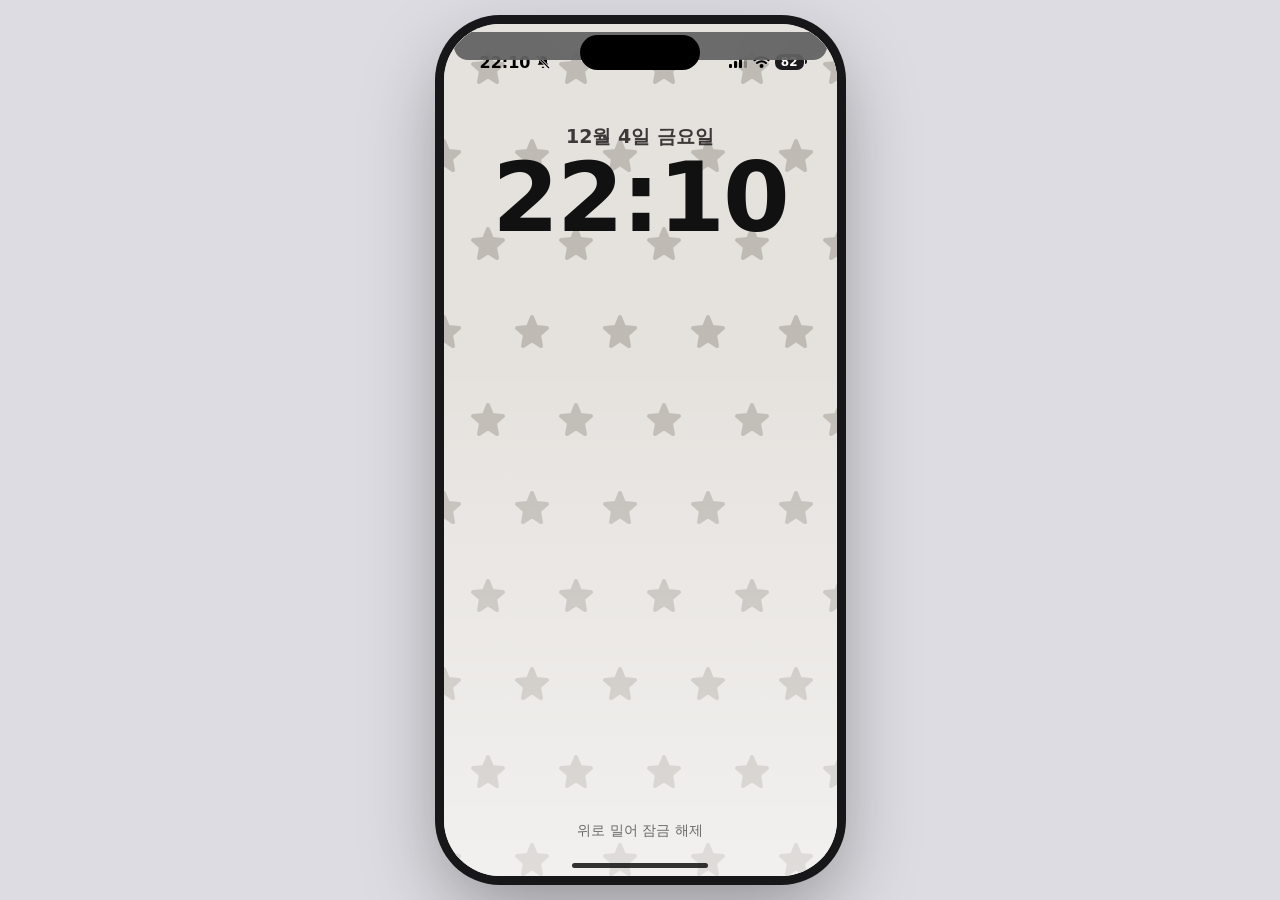
<file: virtual-iphone.html>
<!DOCTYPE html>
<html lang="ko">
<head>
<meta charset="utf-8">
<meta name="viewport" content="width=device-width, initial-scale=1, viewport-fit=cover">
<title>My Virtual iPhone 17</title>
<style>
:root{--page:#dcdce2;box-sizing:border-box}
@media (prefers-color-scheme:dark){:root:not([data-theme="light"]){--page:#0d0d10}}
:root[data-theme="dark"]{--page:#0d0d10}
*{box-sizing:border-box;-webkit-tap-highlight-color:transparent}
html,body{height:100%;margin:0}
body{background:var(--page);display:flex;align-items:center;justify-content:center;font-family:-apple-system,"SF Pro Text","Apple SD Gothic Neo","Noto Sans KR",system-ui,sans-serif}
.phone{position:relative;width:min(393px,100vw);height:min(852px,100dvh);overflow:hidden;border-radius:56px;box-shadow:0 0 0 9px #17171a,0 30px 80px rgba(0,0,0,.35);color:#111;user-select:none}
@media (max-width:430px){.phone{border-radius:0;box-shadow:none}}
.wall{position:absolute;inset:0}
.wall:after{content:"";position:absolute;inset:0;background:linear-gradient(rgba(255,255,255,0) 40%,rgba(255,255,255,.5))}
.island{position:absolute;top:11px;left:50%;transform:translateX(-50%);width:120px;height:35px;border-radius:20px;background:#000;z-index:90}
.status{position:absolute;top:0;left:0;right:0;height:56px;padding:20px 30px 0 36px;display:flex;justify-content:space-between;align-items:center;font-weight:700;font-size:16px;z-index:80;color:var(--sc,#000);pointer-events:none}
.status span{display:flex;align-items:center;gap:5px}
.bt{background:#1c1c1e;color:#fff;font-size:12px;padding:1px 6px;border-radius:7px;position:relative;margin-right:3px}
.bt:after{content:"";position:absolute;right:-3px;top:5px;width:2px;height:5px;background:#1c1c1e;border-radius:0 2px 2px 0}
.screen{position:absolute;inset:0;display:none}
.screen.on{display:block}
#lock{text-align:center;padding-top:100px}
#lock .d{font-size:19px;font-weight:600;opacity:.8}
#lock .t{font-size:96px;font-weight:700;line-height:1;letter-spacing:-2px}
.hint{position:absolute;bottom:36px;width:100%;font-size:14px;opacity:.6}
.widgets{position:absolute;top:104px;left:18px;right:18px;display:grid;grid-template-columns:1fr 1fr;gap:16px}
.wl{text-align:center;font-size:12px;margin-top:8px;color:#222}
.w{height:158px;border-radius:26px;overflow:hidden;position:relative;box-shadow:0 2px 10px rgba(0,0,0,.08);cursor:pointer}
.cal{background:#fff;padding:14px 14px}
.cal b{color:#ff3b30;font-size:12px;display:block}
.cal i{font-style:normal;font-size:40px;font-weight:300;line-height:1.1}
.ev{position:absolute;left:12px;right:12px;bottom:12px;background:#ececf0;border-radius:8px;padding:6px 10px 6px 12px;font-size:12px;font-weight:600;border-left:4px solid #8e8e93}
.ev div{color:#777;font-weight:400}
.nt{background:#fffdf4}
.nt h4{margin:0;padding:10px 14px;background:#f3d44a;font-size:14px;color:#6b5400}
.nt p{margin:0;padding:6px 14px;font-size:13px;font-weight:600;line-height:1.7;white-space:nowrap;overflow:hidden;text-overflow:ellipsis}
.grid{position:absolute;top:340px;left:0;right:0;padding:0 15px;display:grid;grid-template-columns:repeat(4,1fr);gap:24px 0}
.app{display:flex;flex-direction:column;align-items:center;gap:6px;font-size:12px;cursor:pointer;background:none;border:0;color:#111;font-family:inherit;padding:0}
.ic{position:relative;width:62px;height:62px}
.ib{width:100%;height:100%;border-radius:15px;overflow:hidden;box-shadow:0 1px 6px rgba(0,0,0,.18)}
.ib svg{width:100%;height:100%;display:block}
.bd{position:absolute;top:-8px;right:-9px;min-width:24px;height:24px;border-radius:12px;background:#ff3b30;color:#fff;font:700 15px/24px inherit;font-style:normal;text-align:center;padding:0 6px;box-shadow:0 0 0 1.5px #fff8}
.dots{position:absolute;bottom:128px;left:50%;transform:translateX(-50%);display:flex;gap:9px;padding:7px 12px;border-radius:14px;background:rgba(150,150,150,.3)}
.dots i{width:7px;height:7px;border-radius:50%;background:#fff;opacity:.5}.dots i:first-child{opacity:1}
.dock{position:absolute;bottom:22px;left:14px;right:14px;height:94px;border-radius:36px;background:rgba(255,255,255,.35);backdrop-filter:blur(26px);display:flex;justify-content:space-around;align-items:center;box-shadow:inset 0 0 0 1px #fff5}
.dock .app span{display:none}
.notif{position:absolute;top:50px;left:10px;right:10px;padding:14px 16px;border-radius:34px;background:rgba(90,90,92,.88);backdrop-filter:blur(20px);color:#fff;display:flex;gap:12px;align-items:center;z-index:85;transform:translateY(-150%);transition:transform .45s cubic-bezier(.2,.9,.3,1.1);cursor:pointer}
.notif.on{transform:none}
.notif .ib{width:40px;height:40px;border-radius:10px;flex:none;box-shadow:none}
.notif b{display:block;font-size:15px}.notif span{font-size:14px;opacity:.9}.notif small{margin-left:auto;opacity:.6;align-self:flex-start;font-size:13px}
#app{background:#fff;z-index:30;border-radius:inherit}
#app.on{animation:pop .28s ease}
@keyframes pop{from{transform:scale(.88);opacity:0}}
.hd{height:100px;padding:58px 18px 0;display:flex;align-items:center;gap:10px;font-size:20px;border-bottom:1px solid #0001;background:inherit}
.sp{flex:1}
.hd button,.bk{background:none;border:0;font-size:26px;cursor:pointer;color:inherit;padding:0 6px}
.body{position:absolute;top:100px;bottom:34px;left:0;right:0;overflow-y:auto}
.home-bar{position:absolute;bottom:8px;left:50%;transform:translateX(-50%);width:136px;height:5px;border-radius:3px;background:#111;opacity:.85;z-index:95;cursor:pointer}
.row{display:flex;gap:12px;align-items:center;padding:12px 18px;cursor:pointer}
.av{width:46px;height:46px;border-radius:17px;display:flex;align-items:center;justify-content:center;color:#fff;font-weight:700;flex:none}
.fl{flex:1;min-width:0;display:flex;flex-direction:column;gap:2px}
.fl span{color:#777;font-size:13px;white-space:nowrap;overflow:hidden;text-overflow:ellipsis}
.row small{color:#999}
.chat{background:#b2c7da;padding:14px 12px;display:flex;flex-direction:column;gap:8px;bottom:94px}
.m{max-width:72%;padding:8px 12px;border-radius:14px;background:#fff;font-size:15px;line-height:1.35;word-break:break-word}
.m.me{align-self:flex-end;background:#fee500}
.bar{position:absolute;bottom:34px;left:0;right:0;height:60px;display:flex;gap:8px;padding:10px;background:#fff;border-top:1px solid #0001}
.bar input,.bar button{font:inherit;font-size:15px}
.bar input{flex:1;border:1px solid #ddd;border-radius:20px;padding:0 14px;outline:0}
.bar button{border:0;background:#fee500;border-radius:20px;padding:0 16px;cursor:pointer}
.logo{font-family:"Snell Roundhand","Brush Script MT",cursive;font-size:30px}
.stories{display:flex;gap:12px;padding:12px 14px;overflow-x:auto}
.st{display:flex;flex-direction:column;align-items:center;gap:4px;font-size:11px;flex:none}
.st i{width:62px;height:62px;border-radius:50%;padding:3px;background:linear-gradient(45deg,#feda75,#fa7e1e,#d62976,#962fbf);display:block}
.st b{width:100%;height:100%;border-radius:50%;border:3px solid #fff;background:#fff;display:flex;align-items:center;justify-content:center;font-size:22px}
.post .u{display:flex;align-items:center;gap:10px;padding:8px 14px;font-weight:600;font-size:14px}
.post .u .av{width:32px;height:32px;border-radius:50%;font-size:14px}
.pic{height:300px;display:flex;align-items:center;justify-content:center;font-size:90px}
.post .a{padding:8px 14px 0;font-size:24px;display:flex;gap:14px}
.post .a button{background:none;border:0;font-size:24px;cursor:pointer;padding:0}
.post .c{padding:4px 14px 16px;font-size:14px;line-height:1.4}
.na{position:absolute;inset:0;background:#f2f2f7}
.na .hd{background:#f2f2f7}
.nl{margin:12px 16px;background:#fff;border-radius:12px;overflow:hidden}
.ni{padding:10px 16px;border-bottom:1px solid #0001;cursor:pointer}
.ni:last-child{border:0}
.ni span{color:#888;font-size:13px;display:block;white-space:nowrap;overflow:hidden;text-overflow:ellipsis}
.ed{position:absolute;inset:100px 0 34px;padding:6px 18px;display:flex;flex-direction:column;background:#fff}
.ed input,.ed textarea{border:0;outline:0;font-family:inherit;color:#111;background:none;width:100%}
.ed input{font-size:24px;font-weight:700;padding:8px 0}
.ed textarea{flex:1;font-size:17px;line-height:1.45;resize:none}
.toast{position:absolute;bottom:130px;left:50%;transform:translateX(-50%);background:#000c;color:#fff;padding:8px 16px;border-radius:20px;font-size:13px;z-index:99;opacity:0;transition:opacity .25s;pointer-events:none;white-space:nowrap}
.toast.on{opacity:1}
.wall.photo:after{display:none}
.modal{position:absolute;inset:0;background:#0006;z-index:92;display:flex;align-items:center;justify-content:center}
.modal>div{background:#fff;border-radius:18px;padding:18px;width:280px;display:flex;flex-direction:column;gap:12px}
.modal input{border:1px solid #ddd;border-radius:10px;padding:10px;font:inherit;font-size:16px;outline:0}
.bt2{display:flex;gap:8px;justify-content:flex-end}
.tg,.bar .tg{border:0;background:#e8e8ed;border-radius:20px;padding:7px 13px;cursor:pointer;font:inherit;font-size:14px;color:#111}
.bar .tg{max-width:96px;overflow:hidden;text-overflow:ellipsis;white-space:nowrap;padding:0 12px}
.empty{color:#999;text-align:center;padding:70px 20px;font-size:14px}
.grp{margin:14px 16px;background:#fff;border-radius:12px;overflow:hidden}
.it{display:flex;justify-content:space-between;align-items:center;padding:12px 16px;border-bottom:1px solid #0001;font-size:16px}
.it:last-child{border:0}
.fi{border:1px solid #ddd;border-radius:8px;padding:9px;font:inherit;font-size:15px;outline:0}
</style>
</head>
<body>
<div class="phone">
  <div class="wall" id="wall"></div>
  <div class="island"></div>
  <div class="status" id="status"><span><b class="clk"></b><svg id="mute" width="16" height="16" viewBox="0 0 24 24"><path d="M12 3a6 6 0 0 0-6 6v4l-2 3h16l-2-3V9a6 6 0 0 0-6-6zM10 19a2 2 0 0 0 4 0" fill="currentColor"/><path d="M3 3l18 18" stroke="#fff" stroke-width="4"/><path d="M3 3l18 18" stroke="currentColor" stroke-width="2"/></svg></span>
    <span><svg width="19" height="12" fill="currentColor"><rect y="8" width="3" height="4" rx="1"/><rect x="5" y="5" width="3" height="7" rx="1"/><rect x="10" y="2.5" width="3" height="9.5" rx="1"/><rect x="15" width="3" height="12" rx="1" opacity=".3"/></svg><svg width="17" height="12" viewBox="0 0 17 12" fill="none" stroke="currentColor" stroke-width="2" stroke-linecap="round"><path d="M1.5 4.2a10 10 0 0 1 14 0M4 7a6.5 6.5 0 0 1 9 0"/><circle cx="8.5" cy="10" r="1" fill="currentColor"/></svg><b class="bt" id="bt"></b></span></div>
  <div class="screen on" id="lock"><div class="d" id="ld"></div><div class="t clk"></div><div class="hint">위로 밀어 잠금 해제</div></div>
  <div class="screen" id="home">
    <div class="widgets"><div><div class="w cal" id="wc"></div><div class="wl">캘린더</div></div><div><div class="w nt" id="wn"></div><div class="wl">메모</div></div></div>
    <div class="grid" id="grid"></div><div class="dots"><i></i><i></i></div><div class="dock" id="dock"></div>
  </div>
  <div class="screen" id="app"></div>
  <div class="notif" id="nf"></div>
  <div class="home-bar" id="hb"></div>
  <div class="toast" id="toast"></div>
</div>

<script>
/* ===================== 개발자 설정 (여기만 수정하세요) ===================== */
// 별 무늬 배경 생성기 (bg: 바탕색, star: 별 색)
const starWall = (bg, star) => {
  const s = `<svg xmlns="http://www.w3.org/2000/svg" width="176" height="176"><g fill="${star}" stroke="${star}" stroke-width="4" stroke-linejoin="round">${[[44,44],[132,44],[88,132],[0,132],[176,132]].map(([x,y])=>`<path transform="translate(${x} ${y})" d="M0-15L4-5 15-4 7 3 9 14 0 8-9 14-7 3-15-4-4-5z"/>`).join("")}</g></svg>`;
  return `url("data:image/svg+xml,${encodeURIComponent(s)}") 0 0/176px, ${bg}`;
};
const CONFIG = {
  ownerHash: null,   // 관리자 비밀번호 해시 (설정 앱에서 만든 뒤 "내용 내보내기"로 확정)
  saved: null,       // 내보낸 내용. 값이 있으면 방문자에게는 읽기 전용으로 그대로 보여요
  wallpaper: starWall("#e5e2de", "#bfbab4"),   // CSS background 값. 이미지는 url("...") 사용 가능
  statusColor: "#000",        // 상태바 글자색 (어두운 배경이면 "#fff")
  time: "auto",               // "auto" 또는 "22:39" 처럼 고정
  date: "auto",               // "auto" 또는 "토요일, 11월 7일"
  silent: true,               // 무음 아이콘
  battery: 82,
  calendar: [{ t: "카페 마감", time: "오후 4:00" }],
  // 앱 id가 kakao / insta / notes 면 실제 동작, 그 외는 장식(토스트만 표시)
  apps: [
    { id: "photos", name: "사진", icon: "photos", bg: "#fff" },
    { id: "kakao", name: "카카오톡", icon: "kakao", bg: "#fae100", badge: "99+" },
    { id: "insta", name: "인스타그램", icon: "insta", bg: "radial-gradient(circle at 30% 105%,#fdc468 0,#df4996 45%,#4f5bd5 90%)" },
    { id: "stay", name: "숙박", icon: "stay", bg: "linear-gradient(#ea5560,#e03a3e)" },
    { id: "x", name: "X", icon: "x", bg: "linear-gradient(#333,#000)" },
    { id: "maps", name: "구글 지도", icon: "maps", bg: "#fff" },
    { id: "etc", name: "기타", icon: "folder", bg: "rgba(255,255,255,.6)" },
    { id: "settings", name: "설정", icon: "settings", bg: "linear-gradient(#a9a9ae,#6e6e73)" }
  ],
  dock: [
    { id: "phone", name: "전화", icon: "phone", bg: "linear-gradient(#7bea7f,#34c759)" },
    { id: "msg", name: "메시지", icon: "msg", bg: "linear-gradient(#7bea7f,#34c759)", badge: "1" },
    { id: "music", name: "음악", icon: "music", bg: "#fff" },
    { id: "safari", name: "Safari", icon: "safari", bg: "#fff" }
  ],
  notification: { enabled: false, delay: 2500, stay: 4500, title: "KakaoTalk", msg: "새 메시지가 도착했어요", time: "지금", appIcon: "kakao", appBg: "#fae100" },
  // 채팅방은 카카오톡 앱의 ＋ 버튼으로 직접 만들 수 있어요 (아래는 처음에 보이는 예시)
  kakao: { friends: [
    { name: "채팅방 1", time: "오후 10:39", chat: [{ me: false, t: "이름은 ✎ 버튼으로 바꿀 수 있어요" }] },
    { name: "채팅방 2", time: "", chat: [] }
  ]},
  insta: {
    stories: [{ n: "내 스토리", e: "➕" }, { n: "jiwoo", e: "🐶" }, { n: "yuushi", e: "🏔️" }, { n: "sora", e: "☕" }, { n: "hyun", e: "🎸" }],
    posts: [
      { user: "jiwoo", e: "🐶", g: "#ffd6a5,#ffadad", likes: 128, caption: "산책 가는 길 🌳" },
      { user: "sora", e: "☕", g: "#cdb4db,#a2d2ff", likes: 342, caption: "오늘의 카페 투어" },
      { user: "yuushi", e: "🏔️", g: "#bde0fe,#caffbf", likes: 89, caption: "주말 등산 완료!" }
    ]
  },
  notes: [{ title: "할 일", body: "도서관 책 반납 금요일까지!!\n다음 달 돈 관리\n가을 신메뉴 레시피" }]
};
/* ========================================================================== */

const $ = s => document.querySelector(s);
const esc = s => String(s).replace(/[&<>"]/g, c => ({ "&": "&amp;", "<": "&lt;", ">": "&gt;", '"': "&quot;" }[c]));
const C = CONFIG;
const petals = [["#f5a623",0],["#f8d71c",45],["#7ed321",90],["#34c38f",135],["#4a90e2",180],["#7b61d1",225],["#d0549c",270],["#e8554e",315]].map(([c,r])=>`<ellipse cy="-9.5" rx="6.2" ry="10.5" fill="${c}" opacity=".8" transform="rotate(${r})"/>`).join("");
const V = c => `<svg viewBox="0 0 60 60">${c}</svg>`;
const ICONS = {
  photos: V(`<g style="mix-blend-mode:multiply" transform="translate(30 30)">${petals}</g>`),
  kakao: V(`<ellipse cx="30" cy="28" rx="21" ry="17" fill="#3b1e1e"/><path d="M17 40l-3 9 11-6z" fill="#3b1e1e"/><text x="30" y="33" font-size="13" font-weight="900" fill="#fae100" text-anchor="middle" font-family="Arial Black,Arial">TALK</text>`),
  insta: V(`<rect x="13" y="13" width="34" height="34" rx="10" fill="none" stroke="#fff" stroke-width="3.5"/><circle cx="30" cy="30" r="8" fill="none" stroke="#fff" stroke-width="3.5"/><circle cx="40" cy="20" r="2.3" fill="#fff"/>`),
  stay: V(`<text x="30" y="37" font-size="19" font-weight="900" fill="#fff" text-anchor="middle">숙박</text>`),
  x: V(`<path d="M16 15h9l19 30h-9z" fill="#fff"/><path d="M43 15L17 45" stroke="#fff" stroke-width="3"/>`),
  maps: V(`<defs><linearGradient id="g" x1="0" y1="1" x2="1" y2="0"><stop offset="0" stop-color="#34a853"/><stop offset=".35" stop-color="#4285f4"/><stop offset=".7" stop-color="#ea4335"/><stop offset="1" stop-color="#fbbc04"/></linearGradient></defs><path d="M30 10a14 14 0 0 0-14 14c0 11 14 27 14 27s14-16 14-27A14 14 0 0 0 30 10z" fill="url(#g)"/><circle cx="30" cy="24" r="6" fill="#fff"/>`),
  folder: V([["#6bc34a",8],["#f5f5f5",21],["#111",34]].map(([c,x],i)=>`<rect x="${10+i*14}" y="12" width="12" height="12" rx="3" fill="${c}"/>`).join("")+[["#7c4dff"],["#111"],["#6a2fd3"]].map(([c],i)=>`<rect x="${10+i*14}" y="30" width="12" height="12" rx="3" fill="${c}"/>`).join("")),
  phone: V(`<path d="M19 15h6l3 8-4 3a22 22 0 0 0 10 10l3-4 8 3v6a4 4 0 0 1-4 4C28 45 15 32 15 19a4 4 0 0 1 4-4z" fill="#fff"/>`),
  msg: V(`<ellipse cx="30" cy="28" rx="19" ry="15" fill="#fff"/><path d="M16 38l-4 9 11-5z" fill="#fff"/>`),
  music: V(`<circle cx="30" cy="30" r="16" fill="none" stroke="#e5383b" stroke-width="4"/><circle cx="30" cy="30" r="12" fill="#e5383b"/><path d="M26 23l12 7-12 7z" fill="#fff"/>`),
  safari: V(`<circle cx="30" cy="30" r="20" fill="#2f8bf0"/><circle cx="30" cy="30" r="17" fill="none" stroke="#fff" stroke-width="1.2" stroke-dasharray="1 3"/><path d="M40 20L33 33 20 40l7-13z" fill="#fff"/><path d="M40 20L33 33 27 27z" fill="#ff453a"/>`),
  settings: V(`<circle cx="30" cy="30" r="16" fill="none" stroke="#e4e4e8" stroke-width="8" stroke-dasharray="5.2 4.6"/><circle cx="30" cy="30" r="13" fill="#e4e4e8"/><circle cx="30" cy="30" r="5.5" fill="#76767b"/>`)
};
const appBtn = a => `<button class="app" data-id="${a.id}"><div class="ic"><div class="ib" style="background:${a.bg}">${ICONS[a.icon] || ""}</div>${a.badge ? `<i class="bd">${esc(a.badge)}</i>` : ""}</div><span>${esc(a.name)}</span></button>`;

$("#mute").style.display = C.silent ? "" : "none";
const SKEY = "vphone-settings-v2";
try { C.ownerHash = C.ownerHash || localStorage.getItem("vphone-ownerhash") || null; } catch (e) {}
let EDIT = !C.ownerHash;
try { EDIT = EDIT || localStorage.getItem("vphone-owner") === C.ownerHash; } catch (e) {}
const SV = C.saved || {};
if (SV.kakao) C.kakao.friends = SV.kakao;
if (SV.notes) C.notes = SV.notes;
let S = { ...(SV.s || {}) };
if (EDIT) try { S = { ...S, ...JSON.parse(localStorage.getItem(SKEY) || "{}") }; } catch (e) {}
const saveS = () => { if (!EDIT) return; try { localStorage.setItem(SKEY, JSON.stringify(S)); } catch (e) { toast("저장 공간이 부족해요"); } };
function applyS() {
  $("#wall").style.background = S.wall ? `url(${S.wall}) center/cover` : C.wallpaper;
  $("#wall").classList.toggle("photo", !!S.wall);
  $("#status").style.setProperty("--sc", S.sc || C.statusColor);
  $("#bt").textContent = S.battery ?? C.battery;
}
applyS();
function tick() {
  const d = new Date();
  const tm = C.time === "auto" ? d.getHours() + ":" + String(d.getMinutes()).padStart(2, "0") : C.time;
  document.querySelectorAll(".clk").forEach(e => e.textContent = tm);
  $("#ld").textContent = C.date === "auto" ? d.toLocaleDateString("ko-KR", { weekday: "long", month: "long", day: "numeric" }) : C.date;
  const dn = d.toLocaleDateString("ko-KR", { weekday: "long" });
  $("#wc").innerHTML = `<b>${dn}</b><i>${d.getDate()}</i>${C.calendar.slice(0, 1).map(e => `<div class="ev">${esc(e.t)}<div>${esc(e.time)}</div></div>`).join("")}`;
}
function widgets() { const n = C.notes[0]; $("#wn").innerHTML = `<h4>메모</h4>${(n ? (n.body || n.title).split("\n") : []).slice(0, 4).map(l => `<p>${esc(l)}</p>`).join("")}`; }
tick(); widgets(); setInterval(tick, 10000);
$("#grid").innerHTML = C.apps.map(appBtn).join("");
$("#dock").innerHTML = C.dock.map(appBtn).join("");
const real = ["kakao", "insta", "notes", "settings"];
document.querySelectorAll(".app").forEach(b => b.onclick = () => real.includes(b.dataset.id) ? open(b.dataset.id) : toast("데모용 앱이에요"));
$("#wn").onclick = () => open("notes");
$("#wc").onclick = () => toast("데모용 앱이에요");

function toast(t) { const e = $("#toast"); e.textContent = t; e.classList.add("on"); setTimeout(() => e.classList.remove("on"), 1300); }
function unlock() { $("#lock").classList.remove("on"); $("#home").classList.add("on"); notify(); }
let y0 = null;
$("#lock").onclick = unlock;
$("#lock").ontouchstart = e => y0 = e.touches[0].clientY;
$("#lock").ontouchend = e => { if (y0 !== null && y0 - e.changedTouches[0].clientY > 40) unlock(); y0 = null; };
$("#hb").onclick = () => {
  if ($("#app").classList.contains("on")) { $("#app").classList.remove("on"); widgets(); }
  else if ($("#home").classList.contains("on")) { $("#home").classList.remove("on"); $("#lock").classList.add("on"); }
};
function notify(o) {
  const N = { ...C.notification, ...o }; if (!N.enabled && !o) return;
  setTimeout(() => {
    if (!$("#home").classList.contains("on") || $("#app").classList.contains("on")) return;
    const nf = $("#nf");
    nf.innerHTML = `<div class="ib" style="background:${N.appBg}">${ICONS[N.appIcon]}</div><div><b>${esc(N.title)}</b><span>${esc(N.msg)}</span></div><small>${esc(N.time)}</small>`;
    nf.classList.add("on"); nf.onclick = () => { nf.classList.remove("on"); open("kakao"); };
    setTimeout(() => nf.classList.remove("on"), N.stay);
  }, N.delay);
}
function open(id) { const a = $("#app"); a.className = "screen on " + id; ({ kakao, insta, notes, settings })[id](a); }

/* ---- 카카오톡 ---- */
const COLORS = ["#6fa8dc", "#f08a8a", "#93c47d", "#c9a0dc", "#f6b26b", "#76a5af"];
const nowT = () => new Date().toLocaleTimeString("ko-KR", { hour: "numeric", minute: "2-digit" });
function ask(title, val, cb) {
  const m = document.createElement("div"); m.className = "modal";
  m.innerHTML = `<div><b>${esc(title)}</b><input value="${esc(val)}" maxlength="30"><span class="bt2"><button class="tg">취소</button><button class="tg" style="background:#fee500">확인</button></span></div>`;
  $(".phone").appendChild(m);
  const inp = m.querySelector("input"), [no, ok] = m.querySelectorAll("button");
  const done = v => { m.remove(); if (v) cb(v); };
  no.onclick = () => done(); ok.onclick = () => done(inp.value.trim()); inp.onkeydown = e => e.key === "Enter" && done(inp.value.trim());
  inp.focus(); inp.select();
}
function kakao(el) {
  const KEY = "vphone-kakao-v2";
  if (EDIT) try { const s = localStorage.getItem(KEY); if (s) C.kakao.friends = JSON.parse(s); } catch (e) {}
  const save = () => { try { localStorage.setItem(KEY, JSON.stringify(C.kakao.friends)); } catch (e) {} };
  const list = () => {
    const fs = C.kakao.friends;
    el.innerHTML = `<div class="hd"><b>채팅</b><span class="sp"></span>${EDIT ? '<button id="add">＋</button>' : ""}</div><div class="body">${fs.map((f, i) => `<div class="row" data-i="${i}"><div class="av" style="background:${COLORS[i % COLORS.length]}">${esc(f.name[0] || "?")}</div><div class="fl"><b>${esc(f.name)}</b><span>${esc(f.chat.length ? f.chat[f.chat.length - 1].t : "대화를 시작해보세요")}</span></div><small>${esc(f.time || "")}</small></div>`).join("") || '<div class="empty">＋ 버튼으로 채팅방을 만들어보세요</div>'}</div>`;
    el.querySelectorAll(".row").forEach(r => r.onclick = () => room(+r.dataset.i));
    if (EDIT) $("#add").onclick = () => ask("새 채팅방 이름", "", v => { fs.push({ name: v, time: "", chat: [] }); save(); room(fs.length - 1); });
  };
  const room = i => {
    const f = C.kakao.friends[i]; let me = true;
    el.innerHTML = `<div class="hd" style="background:#b2c7da"><button class="bk">‹</button><b>${esc(f.name)}</b><span class="sp"></span>${EDIT ? '<button id="rn">✎</button><button id="dl">🗑</button>' : ""}</div><div class="body chat" id="ch" style="${EDIT ? "" : "bottom:34px"}"></div>${EDIT ? '<div class="bar"><button class="tg" id="who"></button><input id="in" placeholder="메시지 입력"><button id="sd">전송</button></div>' : ""}`;
    const ch = $("#ch");
    const draw = () => { ch.innerHTML = f.chat.map(m => `<div class="m ${m.me ? "me" : ""}">${esc(m.t)}</div>`).join(""); ch.scrollTop = 9e5; };
    el.querySelector(".bk").onclick = list; draw();
    if (!EDIT) return;
    const who = $("#who"), label = () => who.textContent = (me ? "나" : f.name) + " ▾";
    const send = () => {
      const v = $("#in").value.trim(); if (!v) return;
      f.chat.push({ me, t: v }); f.time = nowT(); save(); $("#in").value = ""; draw();
    };
    who.onclick = () => { me = !me; label(); };
    $("#sd").onclick = send; $("#in").onkeydown = e => e.key === "Enter" && send();
    ch.ondblclick = e => { const b = e.target.closest(".m"); if (b) { f.chat.splice([...ch.children].indexOf(b), 1); save(); draw(); } };
    $("#rn").onclick = () => ask("채팅방 이름", f.name, v => { f.name = v; save(); room(i); });
    $("#dl").onclick = () => { C.kakao.friends.splice(i, 1); save(); list(); };
    label();
  };
  list();
}

/* ---- 설정 ---- */
const sha = async t => [...new Uint8Array(await crypto.subtle.digest("SHA-256", new TextEncoder().encode(t)))].map(b => b.toString(16).padStart(2, "0")).join("");
const ls = k => { try { return JSON.parse(localStorage.getItem(k)); } catch (e) { return null; } };
function settings(el) {
  const owner = `<div class="grp"><div class="it" style="flex-direction:column;align-items:stretch;gap:8px">${
    !C.ownerHash ? '<b>관리자 비밀번호 만들기</b><span style="font-size:13px;color:#777">만들고 “내용 내보내기”까지 해야 다른 사람은 수정할 수 없어요</span><input class="fi" id="pw" type="password" placeholder="비밀번호 (4자 이상)"><button class="tg" id="pm">만들기</button>'
    : EDIT ? '<b>관리자 모드</b><button class="tg" id="lo">로그아웃 (방문자 화면 미리보기)</button>'
    : '<b>관리자 로그인</b><span style="font-size:13px;color:#777">관리자만 내용을 수정할 수 있어요</span><input class="fi" id="pw" type="password" placeholder="비밀번호"><button class="tg" id="li" style="background:#fee500">로그인</button>'}</div></div>`;
  const tools = !EDIT ? "" : `<div class="grp"><div class="it">배경화면 사진<label class="tg">선택<input id="wf" type="file" accept="image/*" hidden></label></div><div class="it">기본 배경으로<button class="tg" id="wr">초기화</button></div></div>
  <div class="grp"><div class="it">상태바 글자색<button class="tg" id="sc"></button></div><div class="it">배터리 %<input class="fi" id="bn" type="number" min="1" max="100" style="width:70px;text-align:right"></div></div>
  <div class="grp"><div class="it" style="flex-direction:column;align-items:stretch;gap:8px"><b>카톡 알림 띄우기</b><input class="fi" id="nn" placeholder="보낸 사람 이름"><input class="fi" id="nm" placeholder="메시지"><button class="tg" id="ns" style="padding:10px;background:#fee500">홈 화면에 알림 띄우기</button></div></div>
  <div class="grp"><div class="it" style="flex-direction:column;align-items:stretch;gap:8px"><b>내용 내보내기</b><button class="tg" id="ex">복사하기</button><div id="exb"></div></div></div>`;
  el.innerHTML = `<div class="na"><div class="hd"><b>설정</b></div><div class="body">${owner}${tools}</div></div>`;
  const reload = () => location.reload();
  if ($("#pm")) $("#pm").onclick = async () => {
    const v = $("#pw").value; if (v.length < 4) return toast("4자 이상 입력하세요");
    const h = await sha(v); C.ownerHash = h;
    try { localStorage.setItem("vphone-ownerhash", h); localStorage.setItem("vphone-owner", h); } catch (e) {}
    toast("만들었어요. 내용 내보내기를 해주세요"); settings(el);
  };
  if ($("#li")) $("#li").onclick = async () => {
    if (await sha($("#pw").value) === C.ownerHash) { try { localStorage.setItem("vphone-owner", C.ownerHash); } catch (e) {} reload(); } else toast("비밀번호가 달라요");
  };
  if ($("#lo")) $("#lo").onclick = () => { try { localStorage.removeItem("vphone-owner"); } catch (e) {} reload(); };
  if (!EDIT) return;
  const dark = () => (S.sc || C.statusColor) === "#000";
  const lab = () => $("#sc").textContent = dark() ? "검정" : "흰색";
  $("#bn").value = S.battery ?? C.battery; lab();
  $("#wf").onchange = e => {
    const file = e.target.files[0]; if (!file) return;
    const img = new Image(), url = URL.createObjectURL(file);
    img.onload = () => {
      const k = Math.min(1, 1200 / Math.max(img.width, img.height)), c = document.createElement("canvas");
      c.width = img.width * k; c.height = img.height * k; c.getContext("2d").drawImage(img, 0, 0, c.width, c.height);
      S.wall = c.toDataURL("image/jpeg", .85); saveS(); applyS(); URL.revokeObjectURL(url); toast("배경을 바꿨어요");
    };
    img.src = url;
  };
  $("#wr").onclick = () => { S.wall = ""; saveS(); applyS(); toast("기본 배경으로 돌렸어요"); };
  $("#sc").onclick = () => { S.sc = dark() ? "#fff" : "#000"; saveS(); applyS(); lab(); };
  $("#bn").oninput = e => { S.battery = Math.max(1, Math.min(100, +e.target.value || 1)); saveS(); applyS(); };
  $("#ns").onclick = () => {
    const n = $("#nn").value.trim(), m = $("#nm").value.trim(); if (!m) return toast("메시지를 입력하세요");
    $("#app").classList.remove("on"); widgets();
    notify({ msg: n ? `${n}: ${m}` : m, delay: 400, time: "지금" });
  };
  $("#ex").onclick = () => {
    const t = JSON.stringify({ ownerHash: C.ownerHash, kakao: ls("vphone-kakao-v2") || C.kakao.friends, notes: ls("vphone-notes-v2") || C.notes, s: { sc: S.sc, battery: S.battery } });
    $("#exb").innerHTML = `<textarea class="fi" id="et" rows="5" readonly style="width:100%">${esc(t)}</textarea>`; $("#et").select();
    navigator.clipboard?.writeText(t).then(() => toast("복사했어요")).catch(() => {});
  };
}

/* ---- 인스타그램 ---- */
function insta(el) {
  const I = C.insta;
  el.innerHTML = `<div class="hd"><span class="logo">Instagram</span><span class="sp"></span><span>♡ ✈︎</span></div><div class="body"><div class="stories">${I.stories.map(s => `<div class="st"><i><b>${s.e}</b></i>${esc(s.n)}</div>`).join("")}</div>${I.posts.map((p, i) => `<div class="post"><div class="u"><div class="av" style="background:linear-gradient(45deg,#feda75,#d62976)">${p.e}</div>${esc(p.user)}</div><div class="pic" style="background:linear-gradient(135deg,${p.g})" data-i="${i}">${p.e}</div><div class="a"><button data-l="${i}">♡</button><span>💬</span><span>➤</span></div><div class="c"><b id="lk${i}">좋아요 ${p.likes}개</b><br><b>${esc(p.user)}</b> ${esc(p.caption)}</div></div>`).join("")}</div>`;
  const like = i => { const p = I.posts[i]; p.liked = !p.liked; p.likes += p.liked ? 1 : -1; el.querySelector(`[data-l="${i}"]`).textContent = p.liked ? "❤️" : "♡"; $("#lk" + i).textContent = `좋아요 ${p.likes}개`; };
  el.querySelectorAll("[data-l]").forEach(b => b.onclick = () => like(+b.dataset.l));
  el.querySelectorAll(".pic").forEach(b => b.ondblclick = () => { if (!I.posts[+b.dataset.i].liked) like(+b.dataset.i); });
}

/* ---- 메모 ---- */
function notes(el) {
  const KEY = "vphone-notes-v2";
  if (EDIT) try { const s = localStorage.getItem(KEY); if (s) C.notes = JSON.parse(s); } catch (e) {}
  const save = () => { if (!EDIT) return; try { localStorage.setItem(KEY, JSON.stringify(C.notes)); } catch (e) {} };
  const list = () => {
    el.innerHTML = `<div class="na"><div class="hd"><b>메모</b><span class="sp"></span>${EDIT ? '<button id="nw">✎</button>' : ""}</div><div class="body"><div class="nl">${C.notes.map((n, i) => `<div class="ni" data-i="${i}"><b>${esc(n.title || "새로운 메모")}</b><span>${esc(n.body || "추가 텍스트 없음")}</span></div>`).join("") || '<div class="ni"><span>메모가 없어요</span></div>'}</div></div></div>`;
    el.querySelectorAll(".ni[data-i]").forEach(r => r.onclick = () => edit(+r.dataset.i));
    if (EDIT) $("#nw").onclick = () => { C.notes.unshift({ title: "", body: "" }); save(); edit(0); };
  };
  const edit = i => {
    const n = C.notes[i], ro = EDIT ? "" : "readonly";
    el.innerHTML = `<div class="na"><div class="hd"><button class="bk">‹</button><span class="sp"></span>${EDIT ? '<button id="dl">🗑</button>' : ""}</div><div class="ed"><input id="nt" ${ro} placeholder="제목" value="${esc(n.title)}"><textarea id="nb" ${ro} placeholder="내용을 입력하세요">${esc(n.body)}</textarea></div></div>`;
    if (EDIT) {
      $("#nt").oninput = e => { n.title = e.target.value; save(); };
      $("#nb").oninput = e => { n.body = e.target.value; save(); };
      $("#dl").onclick = () => { C.notes.splice(i, 1); save(); list(); };
    }
    el.querySelector(".bk").onclick = () => { if (EDIT && !n.title && !n.body) { C.notes.splice(i, 1); save(); } list(); };
  };
  list();
}
</script>
</body>
</html>
</file>
